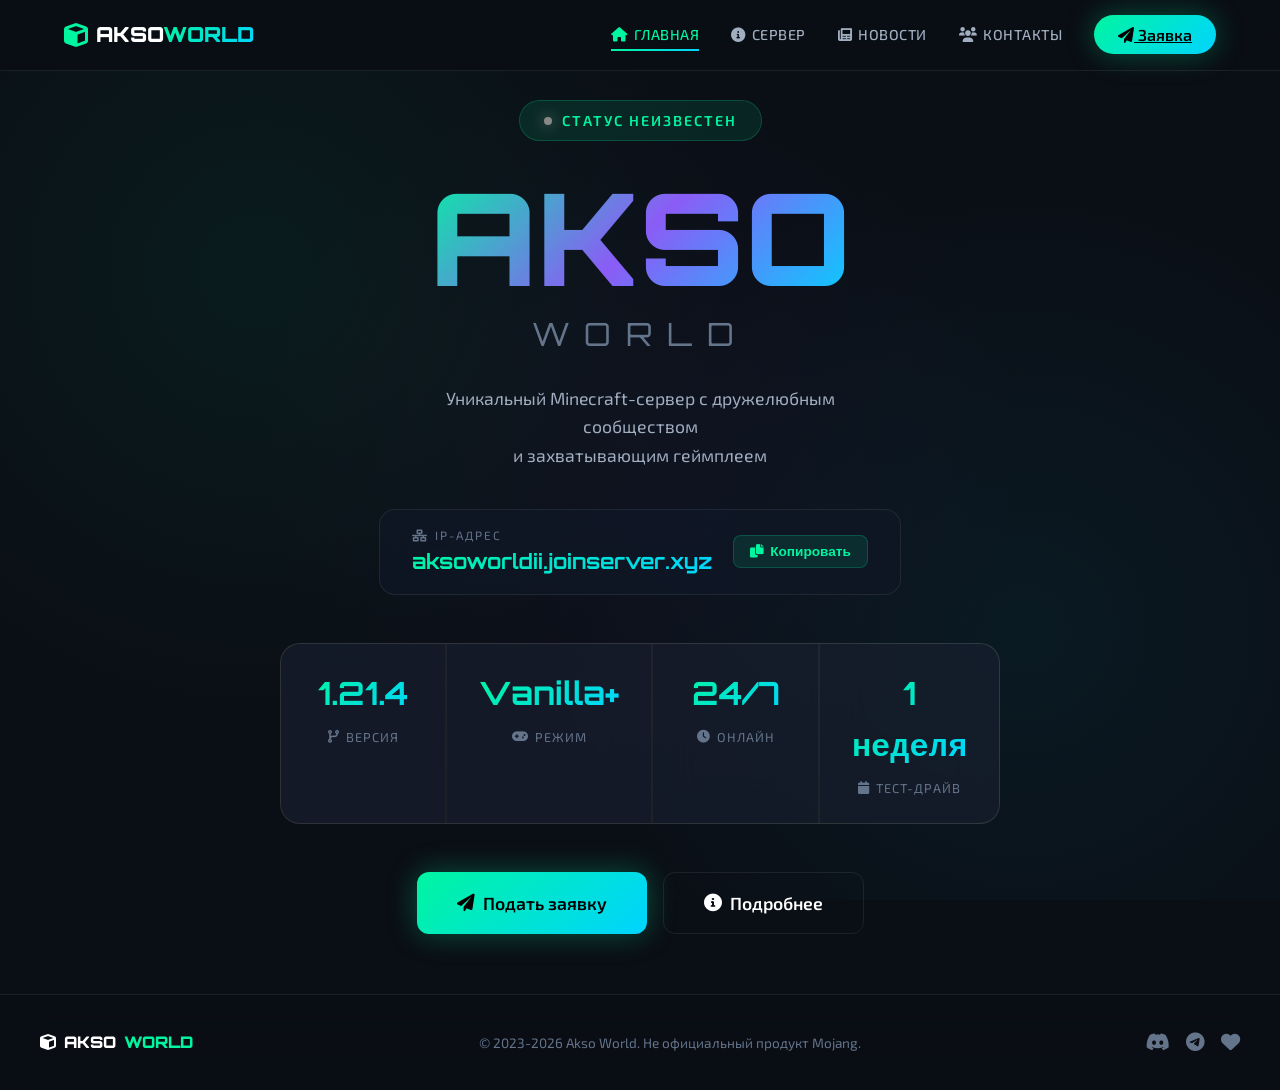
<file: index.html>
<!DOCTYPE html>
<html lang="ru">
<head>
<meta charset="UTF-8">
<meta name="viewport" content="width=device-width, initial-scale=1.0">
<title>AKSO WORLD — Minecraft Server</title>
<link rel="preconnect" href="https://fonts.googleapis.com">
<link href="https://fonts.googleapis.com/css2?family=Orbitron:wght@400;700;900&family=Exo+2:wght@300;400;600;700&display=swap" rel="stylesheet">
<link rel="stylesheet" href="https://cdnjs.cloudflare.com/ajax/libs/font-awesome/6.0.0/css/all.min.css">
<link rel="stylesheet" href="css/style.css">
</head>
<body>

<div class="bg-animation"></div>

<!-- NAVIGATION -->
<nav class="navbar">
  <div class="nav-container">
    <a href="index.html" class="nav-logo">
      <i class="fas fa-cube"></i>
      <span>AKSO<span class="logo-accent">WORLD</span></span>
    </a>
    <ul class="nav-menu">
      <li><a href="index.html" class="nav-link active"><i class="fas fa-home"></i> Главная</a></li>
      <li><a href="info.html" class="nav-link"><i class="fas fa-info-circle"></i> Сервер</a></li>
      <li><a href="news.html" class="nav-link"><i class="fas fa-newspaper"></i> Новости</a></li>
      <li><a href="contacts.html" class="nav-link"><i class="fas fa-users"></i> Контакты</a></li>
      <li><a href="application.html" class="nav-btn"><i class="fas fa-paper-plane"></i> Заявка</a></li>
    </ul>
    <div class="nav-toggle" id="navToggle">
      <i class="fas fa-bars"></i>
    </div>
  </div>
</nav>

<!-- HERO SECTION -->
<section class="hero">
  <div class="hero-content">
    <div class="hero-badge">
      <span class="pulse-dot"></span>
      <span id="serverStatusText">Сервер онлайн</span>
    </div>
    
    <h1 class="hero-title">
      <span class="glitch-text" data-text="AKSO">AKSO</span>
    </h1>
    <div class="hero-subtitle">WORLD</div>
    
    <p class="hero-description">
      Уникальный Minecraft-сервер с дружелюбным сообществом<br>
      и захватывающим геймплеем
    </p>
    
    <div class="ip-box" id="ipBox">
      <div class="ip-info">
        <span class="ip-label"><i class="fas fa-network-wired"></i> IP-адрес</span>
        <span class="ip-value" id="serverIP">aksoworldii.joinserver.xyz</span>
      </div>
      <button class="ip-copy-btn" id="copyIPBtn">
        <i class="fas fa-copy"></i> Копировать
      </button>
      <span class="copy-toast" id="copyToast">Скопировано!</span>
    </div>
    
    <div class="stats-grid" id="statsGrid">
      <div class="stat-card">
        <div class="stat-value" id="statVersion">1.21.4</div>
        <div class="stat-label"><i class="fas fa-code-branch"></i> <span id="statVersionLabel">Версия</span></div>
      </div>
      <div class="stat-card">
        <div class="stat-value" id="statMode">Vanilla+</div>
        <div class="stat-label"><i class="fas fa-gamepad"></i> <span id="statModeLabel">Режим</span></div>
      </div>
      <div class="stat-card">
        <div class="stat-value" id="statOnline">24/7</div>
        <div class="stat-label"><i class="fas fa-clock"></i> <span id="statOnlineLabel">Онлайн</span></div>
      </div>
      <div class="stat-card">
        <div class="stat-value" id="statTest">1 неделя</div>
        <div class="stat-label"><i class="fas fa-calendar"></i> <span id="statTestLabel">Тест-драйв</span></div>
      </div>
    </div>
    
    <div class="hero-buttons">
      <a href="application.html" class="btn btn-primary btn-lg">
        <i class="fas fa-paper-plane"></i> Подать заявку
      </a>
      <a href="info.html" class="btn btn-outline btn-lg">
        <i class="fas fa-info-circle"></i> Подробнее
      </a>
    </div>
  </div>
</section>

<!-- FOOTER -->
<footer class="footer">
  <div class="footer-content">
    <div class="footer-logo">
      <i class="fas fa-cube"></i> AKSO<span>WORLD</span>
    </div>
    <div class="footer-copyright">
      © 2023-2026 Akso World. Не официальный продукт Mojang.
    </div>
    <div class="footer-social" id="footerSocial"></div>
  </div>
</footer>

<script src="js/main.js"></script>
</body>
</html>
</file>
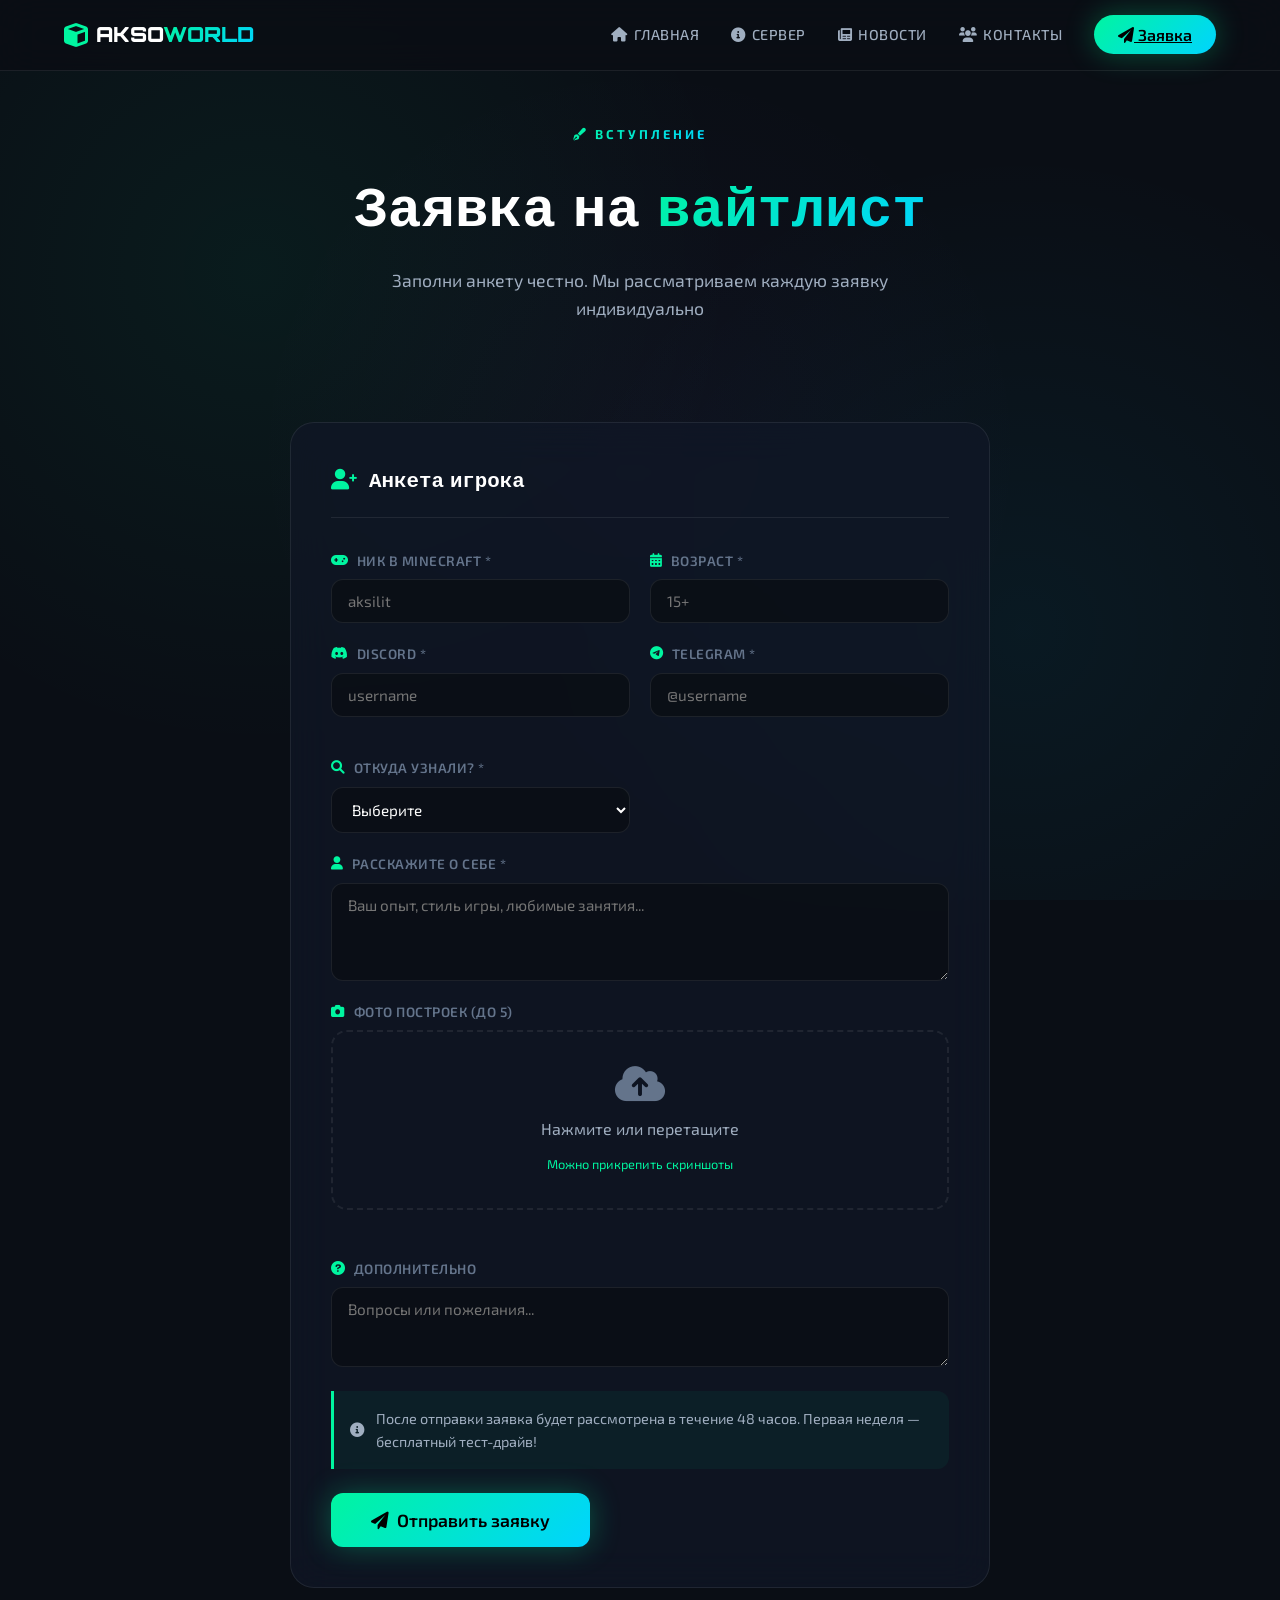
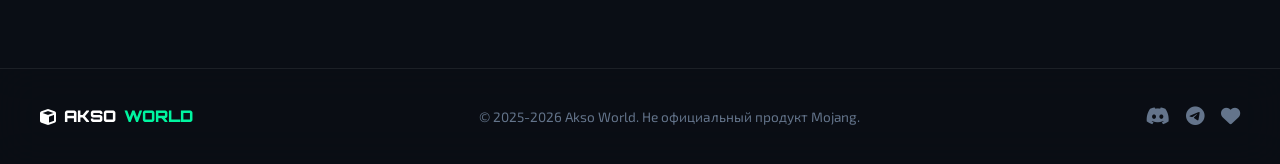
<file: application.html>
<!DOCTYPE html>
<html lang="ru">
<head>
<meta charset="UTF-8">
<meta name="viewport" content="width=device-width, initial-scale=1.0">
<title>Заявка — AKSO WORLD</title>
<link rel="preconnect" href="https://fonts.googleapis.com">
<link href="https://fonts.googleapis.com/css2?family=Orbitron:wght@400;700;900&family=Exo+2:wght@300;400;600;700&display=swap" rel="stylesheet">
<link rel="stylesheet" href="https://cdnjs.cloudflare.com/ajax/libs/font-awesome/6.0.0/css/all.min.css">
<link rel="stylesheet" href="css/style.css">
</head>
<body>

<div class="bg-animation"></div>

<!-- NAVIGATION -->
<nav class="navbar">
  <div class="nav-container">
    <a href="index.html" class="nav-logo">
      <i class="fas fa-cube"></i>
      <span>AKSO<span class="logo-accent">WORLD</span></span>
    </a>
    <ul class="nav-menu">
      <li><a href="index.html" class="nav-link"><i class="fas fa-home"></i> Главная</a></li>
      <li><a href="info.html" class="nav-link"><i class="fas fa-info-circle"></i> Сервер</a></li>
      <li><a href="news.html" class="nav-link"><i class="fas fa-newspaper"></i> Новости</a></li>
      <li><a href="contacts.html" class="nav-link"><i class="fas fa-users"></i> Контакты</a></li>
      <li><a href="application.html" class="nav-btn active"><i class="fas fa-paper-plane"></i> Заявка</a></li>
    </ul>
    <div class="nav-toggle" id="navToggle">
      <i class="fas fa-bars"></i>
    </div>
  </div>
</nav>

<!-- PAGE HEADER -->
<section class="page-header">
  <div class="container">
    <span class="section-badge"><i class="fas fa-pen-fancy"></i> Вступление</span>
    <h1 class="page-title">Заявка на <span class="gradient-text">вайтлист</span></h1>
    <p class="page-description">Заполни анкету честно. Мы рассматриваем каждую заявку индивидуально</p>
  </div>
</section>

<!-- APPLICATION FORM -->
<section class="form-section">
  <div class="container">
    <div class="form-container">
      <div class="form-header">
        <i class="fas fa-user-plus"></i>
        <span>Анкета игрока</span>
      </div>
      
      <form id="applicationForm" class="application-form">
        <div class="form-row-2">
          <div class="form-group">
            <label><i class="fas fa-gamepad"></i> Ник в Minecraft *</label>
            <input type="text" id="appNick" placeholder="aksilit" maxlength="16" required>
          </div>
          <div class="form-group">
            <label><i class="fas fa-calendar-alt"></i> Возраст *</label>
            <input type="number" id="appAge" placeholder="15+" min="12" max="99" required>
          </div>
        </div>
        
        <div class="form-row-2">
          <div class="form-group">
            <label><i class="fab fa-discord"></i> Discord *</label>
            <input type="text" id="appDiscord" placeholder="username" required>
          </div>
          <div class="form-group">
            <label><i class="fab fa-telegram"></i> Telegram *</label>
            <input type="text" id="appTelegram" placeholder="@username" required>
          </div>
        
          <div class="form-group">
            <label><i class="fas fa-search"></i> Откуда узнали? *</label>
            <select id="appSource" required>
              <option value="">Выберите</option>
              <option>Discord</option>
              <option>Telegram</option>
              <option>От знакомого</option>
              <option>YouTube</option>
              <option>Форумы</option>
              <option>Другое</option>
            </select>
          </div>
        </div>
        
        <div class="form-group">
          <label><i class="fas fa-user"></i> Расскажите о себе *</label>
          <textarea id="appAbout" rows="4" placeholder="Ваш опыт, стиль игры, любимые занятия..." required></textarea>
        </div>
        
        <div class="form-group">
          <label><i class="fas fa-camera"></i> Фото построек (до 5)</label>
          <div class="photo-upload-area" id="appPhotoUpload">
            <i class="fas fa-cloud-upload-alt"></i>
            <span>Нажмите или перетащите</span>
            <small>Можно прикрепить скриншоты</small>
          </div>
          <input type="file" id="appPhotoInput" accept="image/*" multiple style="display:none;">
          <div class="photo-preview-grid" id="appPhotoPreview"></div>
        </div>
        
        <div class="form-group">
          <label><i class="fas fa-question-circle"></i> Дополнительно</label>
          <textarea id="appExtra" rows="3" placeholder="Вопросы или пожелания..."></textarea>
        </div>
        
        <div class="form-notice">
          <i class="fas fa-info-circle"></i>
          <span>После отправки заявка будет рассмотрена в течение 48 часов. Первая неделя — бесплатный тест-драйв!</span>
        </div>
        
        <div class="form-actions">
          <button type="submit" class="btn btn-primary btn-lg">
            <i class="fas fa-paper-plane"></i> Отправить заявку
          </button>
          <div class="form-message" id="appMessage"></div>
        </div>
      </form>
    </div>
  </div>
</section>

<!-- FOOTER -->
<footer class="footer">
  <div class="footer-content">
    <div class="footer-logo">
      <i class="fas fa-cube"></i> AKSO<span>WORLD</span>
    </div>
    <div class="footer-copyright">
      © 2025-2026 Akso World. Не официальный продукт Mojang.
    </div>
    <div class="footer-social" id="footerSocial"></div>
  </div>
</footer>

<!-- ADMIN BUTTON -->
<button class="admin-fab" id="adminFab" style="display: none;">
  <i class="fas fa-cog"></i>
</button>

<script src="js/main.js"></script>
</body>
</html>
</file>
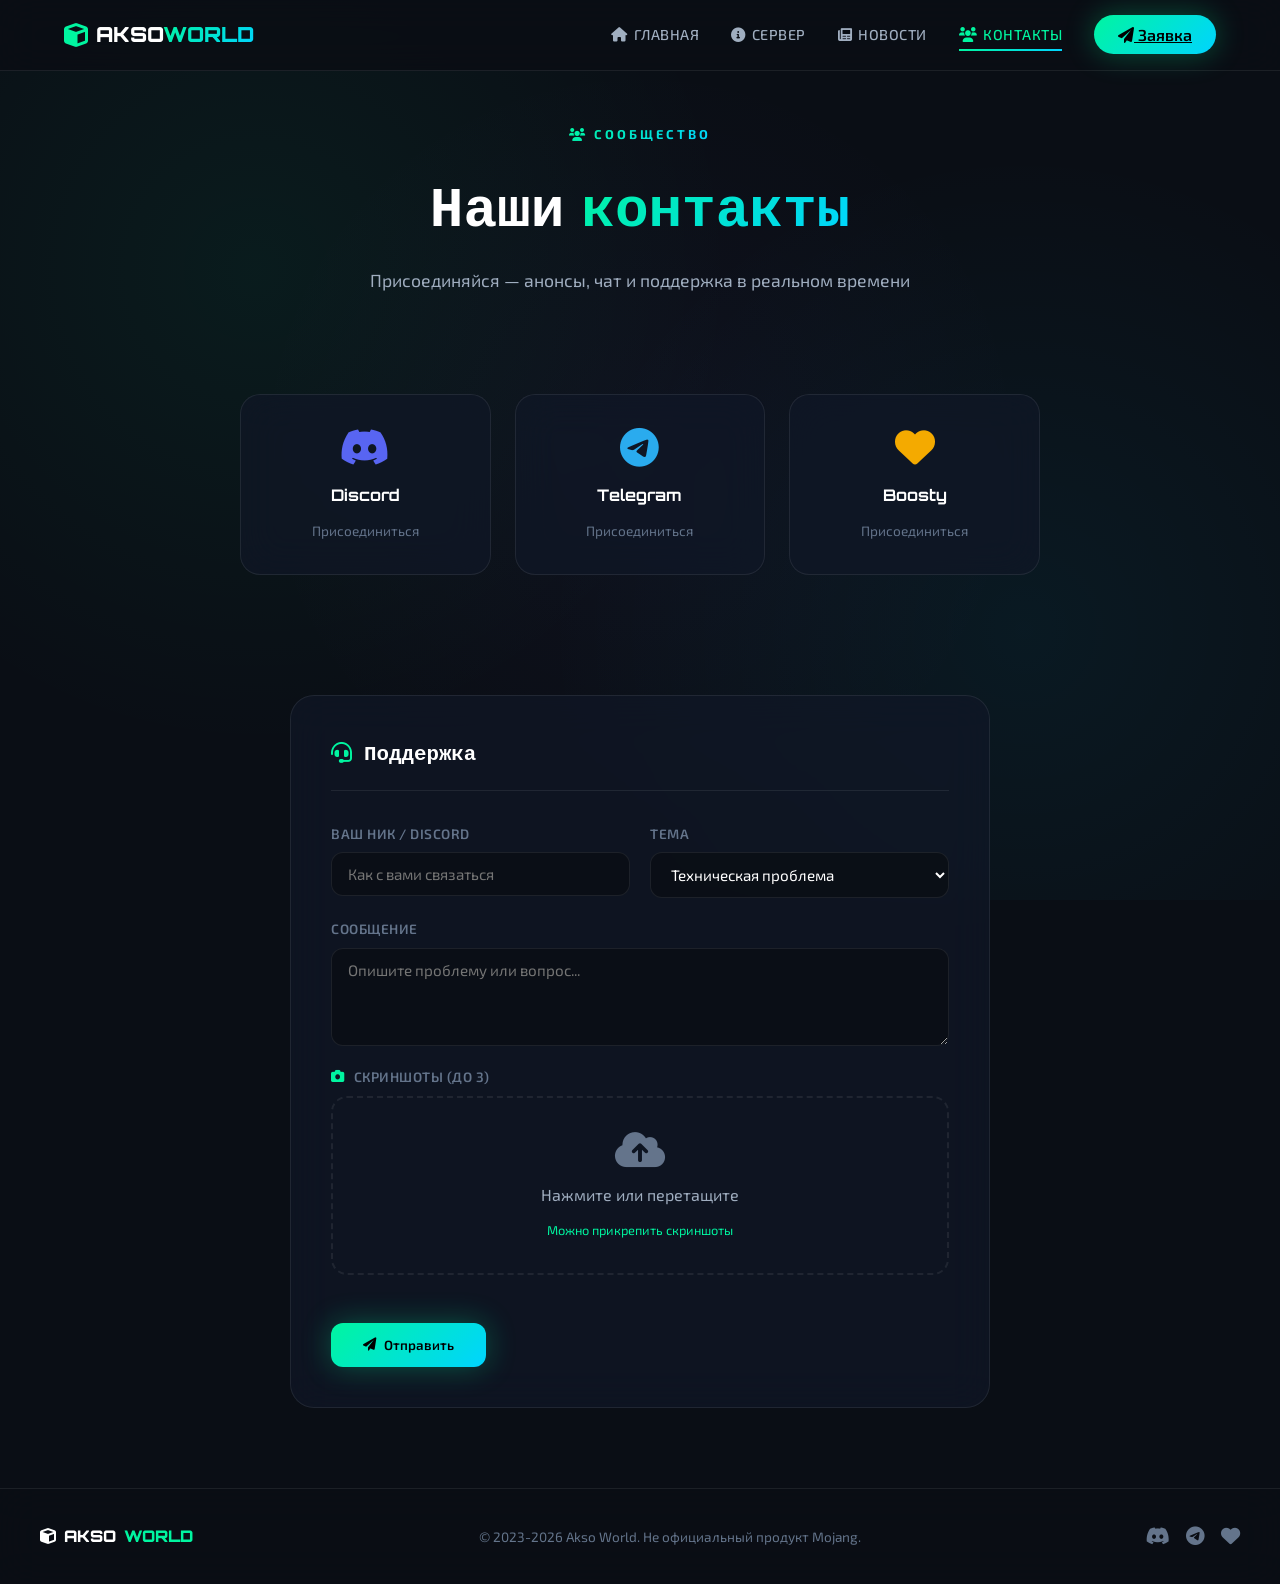
<file: contacts.html>
<!DOCTYPE html>
<html lang="ru">
<head>
<meta charset="UTF-8">
<meta name="viewport" content="width=device-width, initial-scale=1.0">
<title>Контакты — AKSO WORLD</title>
<link rel="preconnect" href="https://fonts.googleapis.com">
<link href="https://fonts.googleapis.com/css2?family=Orbitron:wght@400;700;900&family=Exo+2:wght@300;400;600;700&display=swap" rel="stylesheet">
<link rel="stylesheet" href="https://cdnjs.cloudflare.com/ajax/libs/font-awesome/6.0.0/css/all.min.css">
<link rel="stylesheet" href="css/style.css">
</head>
<body>

<div class="bg-animation"></div>

<!-- NAVIGATION -->
<nav class="navbar">
  <div class="nav-container">
    <a href="index.html" class="nav-logo">
      <i class="fas fa-cube"></i>
      <span>AKSO<span class="logo-accent">WORLD</span></span>
    </a>
    <ul class="nav-menu">
      <li><a href="index.html" class="nav-link"><i class="fas fa-home"></i> Главная</a></li>
      <li><a href="info.html" class="nav-link"><i class="fas fa-info-circle"></i> Сервер</a></li>
      <li><a href="news.html" class="nav-link"><i class="fas fa-newspaper"></i> Новости</a></li>
      <li><a href="contacts.html" class="nav-link active"><i class="fas fa-users"></i> Контакты</a></li>
      <li><a href="application.html" class="nav-btn"><i class="fas fa-paper-plane"></i> Заявка</a></li>
    </ul>
    <div class="nav-toggle" id="navToggle">
      <i class="fas fa-bars"></i>
    </div>
  </div>
</nav>

<!-- PAGE HEADER -->
<section class="page-header">
  <div class="container">
    <span class="section-badge"><i class="fas fa-users"></i> Сообщество</span>
    <h1 class="page-title">Наши <span class="gradient-text">контакты</span></h1>
    <p class="page-description">Присоединяйся — анонсы, чат и поддержка в реальном времени</p>
  </div>
</section>

<!-- CONTACTS -->
<section class="contacts-section">
  <div class="container">
    <div class="contacts-grid" id="contactsGrid"></div>
  </div>
</section>

<!-- SUPPORT FORM -->
<section class="support-section">
  <div class="container">
    <div class="form-container">
      <div class="form-header">
        <i class="fas fa-headset"></i>
        <span>Поддержка</span>
      </div>
      
      <form id="supportForm" class="support-form">
        <div class="form-row-2">
          <div class="form-group">
            <label>Ваш ник / Discord</label>
            <input type="text" id="supportContact" placeholder="Как с вами связаться" required>
          </div>
          <div class="form-group">
            <label>Тема</label>
            <select id="supportTopic">
              <option>Техническая проблема</option>
              <option>Жалоба на игрока</option>
              <option>Предложение</option>
              <option>Вопрос</option>
              <option>Другое</option>
            </select>
          </div>
        </div>
        
        <div class="form-group">
          <label>Сообщение</label>
          <textarea id="supportMessage" rows="4" placeholder="Опишите проблему или вопрос..." required></textarea>
        </div>

        <div class="form-group">
          <label><i class="fas fa-camera"></i> Скриншоты (до 3)</label>
          <div class="photo-upload-area" id="supportPhotoUpload">
            <i class="fas fa-cloud-upload-alt"></i>
            <span>Нажмите или перетащите</span>
            <small>Можно прикрепить скриншоты</small>
          </div>
          <input type="file" id="supportPhotoInput" accept="image/*" multiple style="display:none;">
          <div class="photo-preview-grid" id="supportPhotoPreview"></div>
        </div>
        
        <div class="form-actions">
          <button type="submit" class="btn btn-primary">
            <i class="fas fa-paper-plane"></i> Отправить
          </button>
          <div class="form-message" id="supportMsg"></div>
        </div>
      </form>
    </div>
  </div>
</section>

<!-- FOOTER -->
<footer class="footer">
  <div class="footer-content">
    <div class="footer-logo">
      <i class="fas fa-cube"></i> AKSO<span>WORLD</span>
    </div>
    <div class="footer-copyright">
      © 2023-2026 Akso World. Не официальный продукт Mojang.
    </div>
    <div class="footer-social" id="footerSocial"></div>
  </div>
</footer>



<script src="js/main.js"></script>
</body>
</html>
</file>
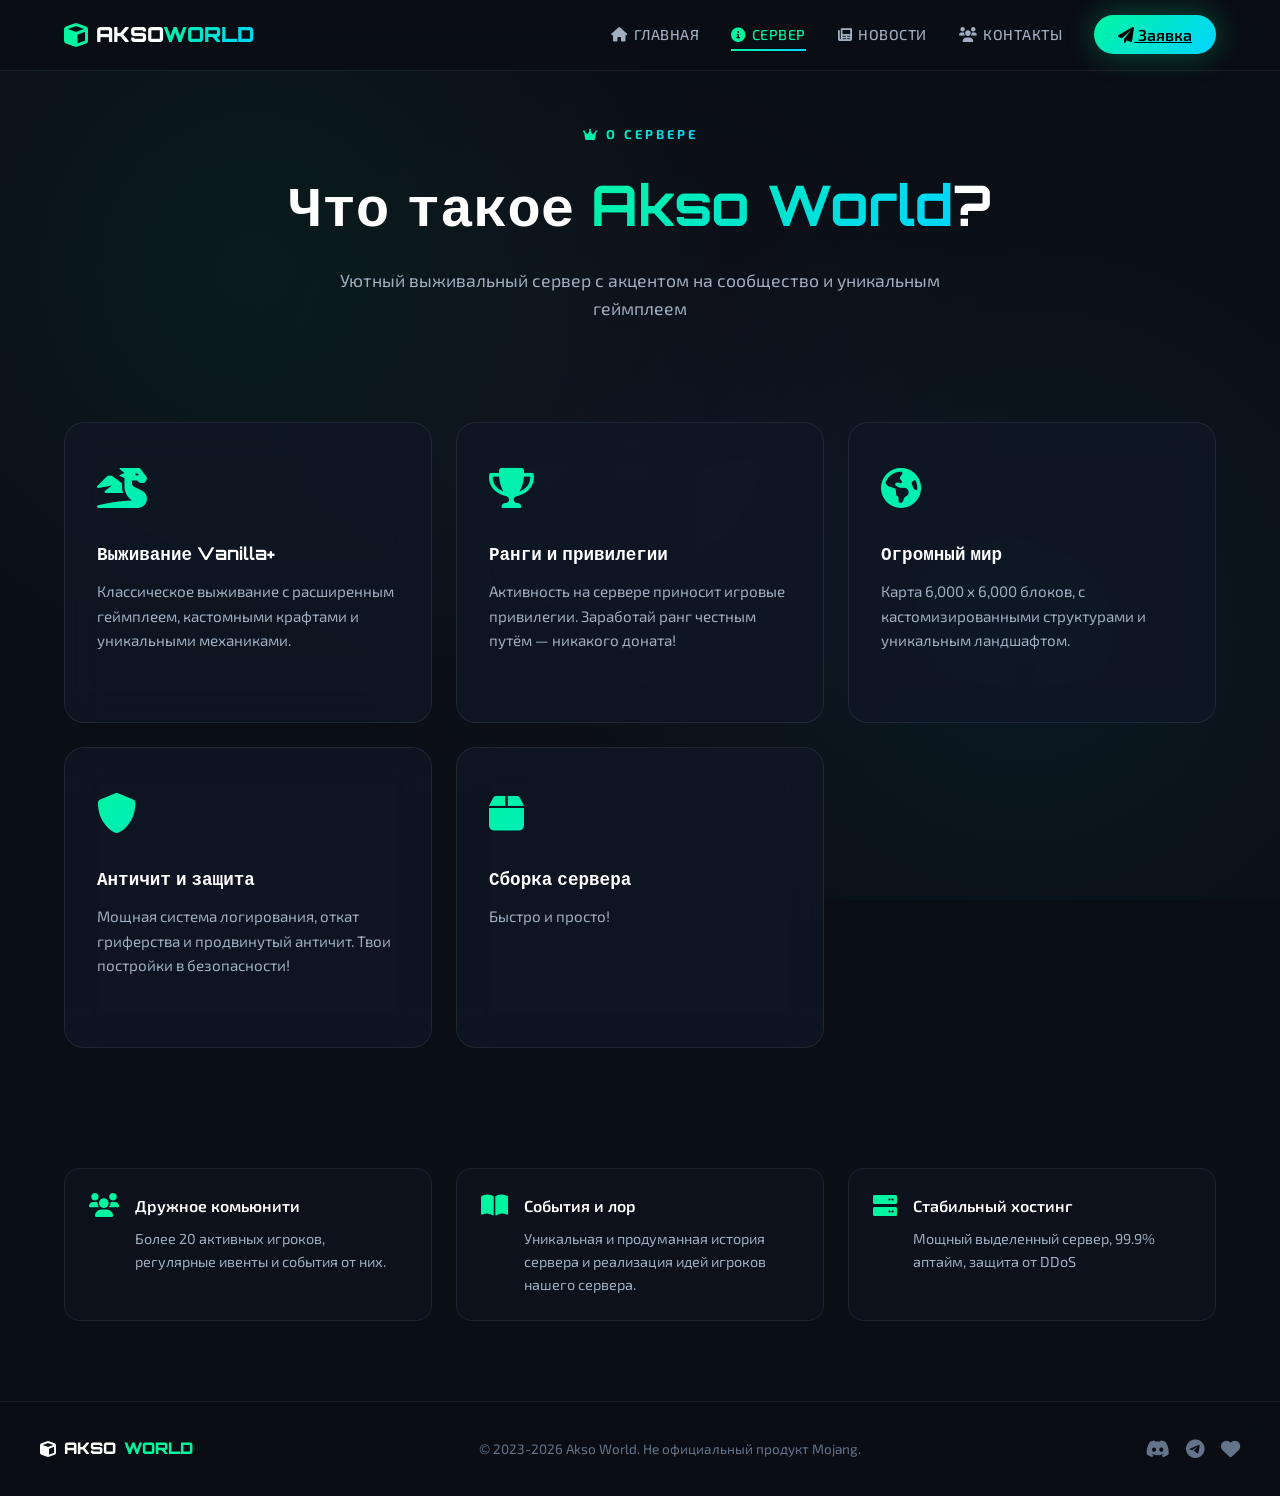
<file: info.html>
<!DOCTYPE html>
<html lang="ru">
<head>
<meta charset="UTF-8">
<meta name="viewport" content="width=device-width, initial-scale=1.0">
<title>О сервере — AKSO WORLD</title>
<link rel="preconnect" href="https://fonts.googleapis.com">
<link href="https://fonts.googleapis.com/css2?family=Orbitron:wght@400;700;900&family=Exo+2:wght@300;400;600;700&display=swap" rel="stylesheet">
<link rel="stylesheet" href="https://cdnjs.cloudflare.com/ajax/libs/font-awesome/6.0.0/css/all.min.css">
<link rel="stylesheet" href="css/style.css">
</head>
<body>

<div class="bg-animation"></div>

<!-- NAVIGATION -->
<nav class="navbar">
  <div class="nav-container">
    <a href="index.html" class="nav-logo">
      <i class="fas fa-cube"></i>
      <span>AKSO<span class="logo-accent">WORLD</span></span>
    </a>
    <ul class="nav-menu">
      <li><a href="index.html" class="nav-link"><i class="fas fa-home"></i> Главная</a></li>
      <li><a href="info.html" class="nav-link active"><i class="fas fa-info-circle"></i> Сервер</a></li>
      <li><a href="news.html" class="nav-link"><i class="fas fa-newspaper"></i> Новости</a></li>
      <li><a href="contacts.html" class="nav-link"><i class="fas fa-users"></i> Контакты</a></li>
      <li><a href="application.html" class="nav-btn"><i class="fas fa-paper-plane"></i> Заявка</a></li>
    </ul>
    <div class="nav-toggle" id="navToggle">
      <i class="fas fa-bars"></i>
    </div>
  </div>
</nav>

<!-- PAGE HEADER -->
<section class="page-header">
  <div class="container">
    <span class="section-badge"><i class="fas fa-crown"></i> О сервере</span>
    <h1 class="page-title">Что такое <span class="gradient-text">Akso World</span>?</h1>
    <p class="page-description">Уютный выживальный сервер с акцентом на сообщество и уникальным геймплеем</p>
  </div>
</section>

<!-- FEATURES -->
<section class="features">
  <div class="container">
    <div class="features-grid">
      <div class="feature-card" onclick="openFeatureModal('vanilla')">
        <div class="feature-icon"><i class="fas fa-dragon"></i></div>
        <h3>Выживание Vanilla+</h3>
        <p>Классическое выживание с расширенным геймплеем, кастомными крафтами и уникальными механиками.</p>
        <div class="feature-card-hint"><i class="fas fa-arrow-right"></i> Подробнее</div>
      </div>
      <div class="feature-card" onclick="openFeatureModal('ranks')">
        <div class="feature-icon"><i class="fas fa-trophy"></i></div>
        <h3>Ранги и привилегии</h3>
        <p>Активность на сервере приносит игровые привилегии. Заработай ранг честным путём — никакого доната!</p>
        <div class="feature-card-hint"><i class="fas fa-arrow-right"></i> Подробнее</div>
      </div>
      <div class="feature-card" onclick="openFeatureModal('world')">
        <div class="feature-icon"><i class="fas fa-globe-americas"></i></div>
        <h3>Огромный мир</h3>
        <p>Карта 6,000 x 6,000 блоков, с кастомизированными структурами и уникальным ландшафтом.</p>
        <div class="feature-card-hint"><i class="fas fa-arrow-right"></i> Подробнее</div>
      </div>
      <div class="feature-card" onclick="openFeatureModal('anticheat')">
        <div class="feature-icon"><i class="fas fa-shield-alt"></i></div>
        <h3>Античит и защита</h3>
        <p>Мощная система логирования, откат гриферства и продвинутый античит. Твои постройки в безопасности!</p>
        <div class="feature-card-hint"><i class="fas fa-arrow-right"></i> Подробнее</div>
      </div>
      <div class="feature-card" onclick="openFeatureModal('build')">
        <div class="feature-icon"><i class="fas fa-box"></i></div>
        <h3>Сборка сервера</h3>
        <p>Быстро и просто!</p>
        <div class="feature-card-hint"><i class="fas fa-arrow-right"></i> Подробнее</div>
      </div>
    </div>
  </div>
</section>

<!-- FEATURE MODAL -->
<div class="feature-modal-overlay" id="featureModalOverlay" onclick="closeFeatureModal()">
  <div class="feature-modal" id="featureModal" onclick="event.stopPropagation()">
    <button class="feature-modal-close" onclick="closeFeatureModal()"><i class="fas fa-times"></i></button>
    <div class="feature-modal-icon" id="fmIcon"></div>
    <h2 class="feature-modal-title" id="fmTitle"></h2>
    <div class="feature-modal-body" id="fmBody"></div>
  </div>
</div>

<!-- DETAILS -->
<section class="details">
  <div class="container">
    <div class="details-grid">
      <div class="detail-item">
        <i class="fas fa-users"></i>
        <div>
          <h4>Дружное комьюнити</h4>
          <p>Более 20 активных игроков, регулярные ивенты и события от них.</p>
        </div>
      </div>
      <div class="detail-item">
        <i class="fas fa-book-open"></i> 
        <div>
          <h4>События и лор</h4>
          <p>Уникальная и продуманная история сервера и реализация идей игроков нашего сервера.</p>
        </div>
      </div>
      <div class="detail-item">
        <i class="fas fa-server"></i>
        <div>
          <h4>Стабильный хостинг</h4>
          <p>Мощный выделенный сервер, 99.9% аптайм, защита от DDoS</p>
        </div>
      </div>
    </div>
  </div>
</section>

<!-- FOOTER -->
<footer class="footer">
  <div class="footer-content">
    <div class="footer-logo">
      <i class="fas fa-cube"></i> AKSO<span>WORLD</span>
    </div>
    <div class="footer-copyright">
      © 2023-2026 Akso World. Не официальный продукт Mojang.
    </div>
    <div class="footer-social" id="footerSocial"></div>
  </div>
</footer>

<script src="js/main.js"></script>
<script>
const FEATURE_DATA = {
  vanilla: {
    icon: '<i class="fas fa-dragon"></i>',
    title: 'Vanilla+ — классика с удобствами',
    body: `
      <p>Akso World — это классическое выживание, которое мы расширили удобными механиками, не ломая ванильного ощущения.</p>
      <p style="margin-bottom:0.75rem;font-weight:600;color:var(--accent);">Что есть на нашем сервере:</p>
      <ul class="fm-list">
        <li><i class="fas fa-eye-slash"></i><span><strong>Невидимые рамки</strong> — вешайте предметы в рамку и с помощью ножниц делайте её невидимой</span></li>
        <li><i class="fas fa-person"></i><span><strong>Armor Poser</strong> — настрой позу стойки зажатым шифтом. Руки, ноги, голова</span></li>
        <li><i class="fas fa-lightbulb"></i><span><strong>Невидимый свет</strong> — в верстаке положите факел в центр и обведите его жёлтыми стеклянными панелями</span></li>
        <li><i class="fas fa-book"></i><span><strong>Уникальный ЛОР</strong> — уникальная и продуманная история сервера</span></li>
        <li><i class="fas fa-random"></i><span><strong>Рандомный спавн</strong> — при первом появлении и после смерти ты появляешься в любой части мира; приоритет — кровать и якорь возрождения ⛰</span></li>
        <li><i class="fas fa-map-marker-alt"></i><span><strong>Неправильные координаты</strong> — вам кажется, что друг рядом, но он на другой части сервера</span></li>
        <li><i class="fas fa-search"></i><span><strong>Кисточка Детектив</strong> — совместив кисточку и светящийся мешочек, можно найти того, кто лазил по твоим сундукам</span></li>
        <li><i class="fas fa-microphone"></i><span><strong>Войс чат</strong> — общайся прямо в Minecraft</span></li>
      </ul>
      <div class="fm-note"><i class="fas fa-info-circle"></i> Версия сервера актуальна и поддерживает последние клиенты</div>
    `
  },
  ranks: {
    icon: '<i class="fas fa-trophy"></i>',
    title: 'Привилегии',
    body: `
      <p>Привилегии — это круто! На Akso World нет платных рангов: всё зарабатывается честной игрой.</p>
      <ul class="fm-list">
        <li><i class="fas fa-star"></i><span><strong>Ежемесячный топ</strong> — три самых активных и продуктивных игрока получают бесплатную проходку на следующий месяц</span></li>
        <li><i class="fas fa-shuffle"></i><span><strong>Честное соревнование</strong> — одни и те же игроки не могут побеждать два месяца подряд (не считая первого места)</span></li>
      </ul>
      <div class="fm-note"><i class="fas fa-ban"></i> Донат не даёт игровых преимуществ — только активность решает!</div>
    `
  },
  world: {
    icon: '<i class="fas fa-globe-americas"></i>',
    title: 'Огромный мир',
    body: `
      <p>Мир Akso World создан с любовью к деталям. Каждый уголок карты уникален — здесь есть что исследовать.</p>
      <ul class="fm-list">
        <li><i class="fas fa-map"></i><span><strong>6 000 × 6 000 блоков</strong> — не бесконечность, но ты в неё не упрёшься</span></li>
        <li><i class="fas fa-mountain"></i><span><strong>Все биомы в одном мире</strong> — от тундры до саванны</span></li>
        <li><i class="fas fa-home"></i><span><strong>Места хватит всем</strong> — территория большая, а игроков не тысяча</span></li>
        <li><i class="fas fa-dungeon"></i><span><strong>Кастомные структуры</strong> — вместо скучных ванильных структур, новые и интересные</span></li>
      </ul>
      <div class="fm-note"><i class="fas fa-sync"></i> Мир периодически обновляется и расширяется с новыми зонами</div>
    `
  },
  anticheat: {
    icon: '<i class="fas fa-shield-alt"></i>',
    title: 'Античит и защита',
    body: `
      <p>Безопасность твоих построек и честная игра — наш приоритет.</p>
      <ul class="fm-list">
        <li><i class="fas fa-shield-alt"></i><span><strong>Античит в наличии</strong> — если какой-то негодяй или читер будет баловаться на сервере, то всё закончится хорошо</span></li>
      </ul>
      <div class="fm-note"><i class="fas fa-headset"></i> Заметил нарушителя? Сообщи в поддержке — разберёмся!</div>
    `
  },
  build: {
    icon: '<i class="fas fa-box"></i>',
    title: 'Сборка сервера',
    body: `
      <p><strong>Быстро и просто!</strong> Добавь в свою сборку всего два мода:</p>
      <ul class="fm-list">
        <li><i class="fas fa-download"></i><span><strong>Авто мод пак</strong> — <a href="https://modrinth.com/mod/automodpack/version/otdTMsQw" target="_blank" style="color:var(--accent)">modrinth.com/mod/automodpack</a></span></li>
        <li><i class="fas fa-microphone"></i><span><strong>Войс мод</strong> — <a href="https://modrinth.com/plugin/simple-voice-chat" target="_blank" style="color:var(--accent)">modrinth.com/plugin/simple-voice-chat</a></span></li>
      </ul>
      <div class="fm-note"><i class="fas fa-info-circle"></i> Убедись, что все установлено на ту версию сервера</div>
    `
  }
};

function openFeatureModal(key) {
  const data = FEATURE_DATA[key];
  if (!data) return;
  document.getElementById('fmIcon').innerHTML = data.icon;
  document.getElementById('fmTitle').textContent = data.title;
  document.getElementById('fmBody').innerHTML = data.body;
  const overlay = document.getElementById('featureModalOverlay');
  overlay.classList.add('active');
  document.body.style.overflow = 'hidden';
}

function closeFeatureModal() {
  document.getElementById('featureModalOverlay').classList.remove('active');
  document.body.style.overflow = '';
}

document.addEventListener('keydown', e => { if (e.key === 'Escape') closeFeatureModal(); });
</script>
</body>
</html>
</file>
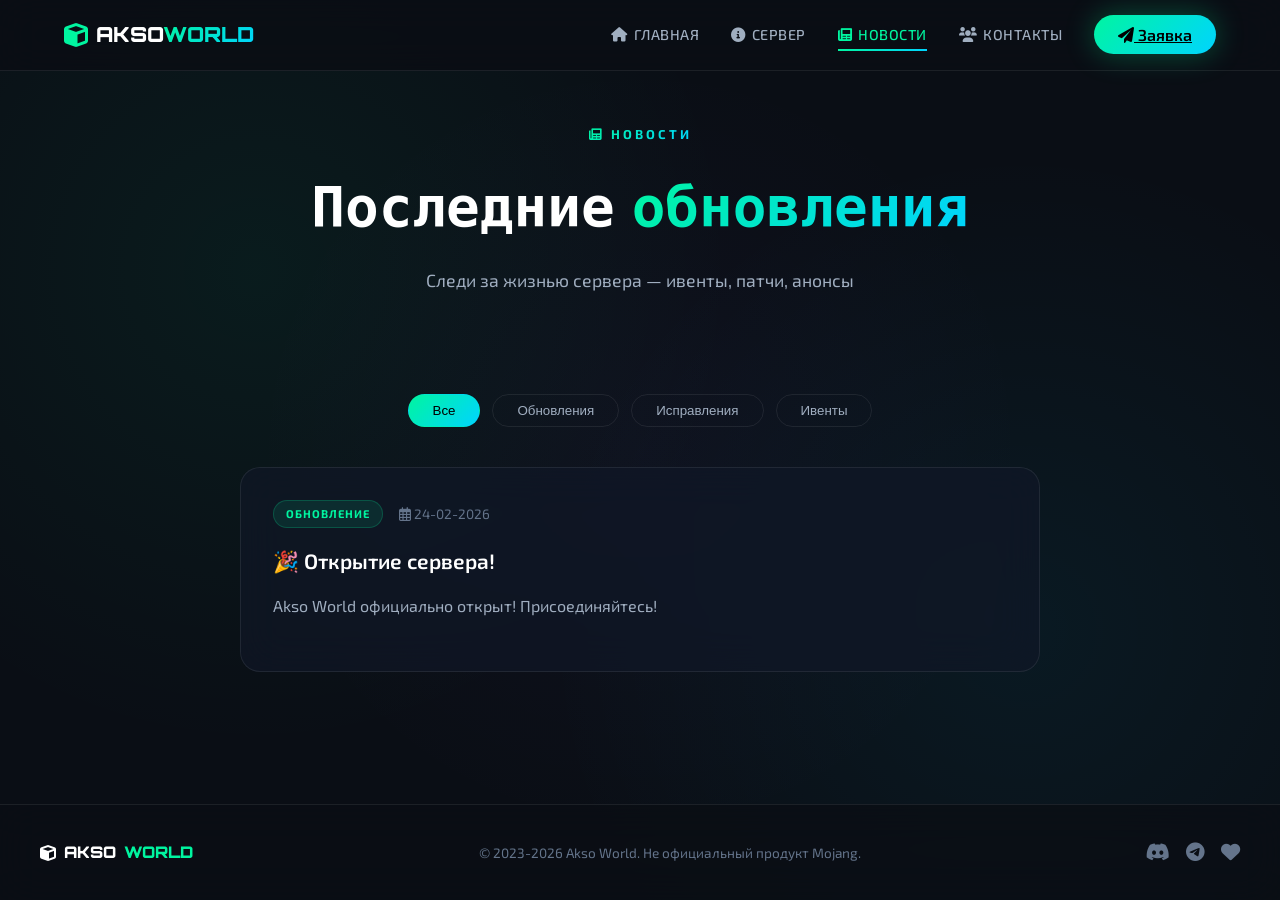
<file: news.html>
<!DOCTYPE html>
<html lang="ru">
<head>
<meta charset="UTF-8">
<meta name="viewport" content="width=device-width, initial-scale=1.0">
<title>Новости — AKSO WORLD</title>
<link rel="preconnect" href="https://fonts.googleapis.com">
<link href="https://fonts.googleapis.com/css2?family=Orbitron:wght@400;700;900&family=Exo+2:wght@300;400;600;700&display=swap" rel="stylesheet">
<link rel="stylesheet" href="https://cdnjs.cloudflare.com/ajax/libs/font-awesome/6.0.0/css/all.min.css">
<link rel="stylesheet" href="css/style.css">
</head>
<body>

<div class="bg-animation"></div>

<!-- NAVIGATION -->
<nav class="navbar">
  <div class="nav-container">
    <a href="index.html" class="nav-logo">
      <i class="fas fa-cube"></i>
      <span>AKSO<span class="logo-accent">WORLD</span></span>
    </a>
    <ul class="nav-menu">
      <li><a href="index.html" class="nav-link"><i class="fas fa-home"></i> Главная</a></li>
      <li><a href="info.html" class="nav-link"><i class="fas fa-info-circle"></i> Сервер</a></li>
      <li><a href="news.html" class="nav-link active"><i class="fas fa-newspaper"></i> Новости</a></li>
      <li><a href="contacts.html" class="nav-link"><i class="fas fa-users"></i> Контакты</a></li>
      <li><a href="application.html" class="nav-btn"><i class="fas fa-paper-plane"></i> Заявка</a></li>
    </ul>
    <div class="nav-toggle" id="navToggle">
      <i class="fas fa-bars"></i>
    </div>
  </div>
</nav>

<!-- PAGE HEADER -->
<section class="page-header">
  <div class="container">
    <span class="section-badge"><i class="fas fa-newspaper"></i> Новости</span>
    <h1 class="page-title">Последние <span class="gradient-text">обновления</span></h1>
    <p class="page-description">Следи за жизнью сервера — ивенты, патчи, анонсы</p>
  </div>
</section>

<!-- NEWS SECTION -->
<section class="news-section">
  <div class="container">
    <!-- FILTERS -->
    <div class="news-filters">
      <button class="filter-btn active" data-filter="all">Все</button>
      <button class="filter-btn" data-filter="update">Обновления</button>
      <button class="filter-btn" data-filter="patch">Исправления</button>
      <button class="filter-btn" data-filter="event">Ивенты</button>
    </div>
    
    <!-- NEWS CONTAINER -->
    <div class="news-container" id="newsContainer">
      <div class="loading-placeholder">Загрузка новостей...</div>
    </div>
  </div>
</section>

<!-- ADMIN PANEL -->
<div class="admin-panel" id="adminPanel">
  <div class="admin-panel-header">
    <h2><i class="fas fa-crown"></i> Панель управления</h2>
    <button class="admin-panel-close" id="adminPanelClose"><i class="fas fa-times"></i></button>
  </div>
  
  <div class="admin-tabs">
    <button class="admin-tab active" data-tab="news"><i class="fas fa-newspaper"></i> Новости</button>
    <button class="admin-tab" data-tab="design"><i class="fas fa-palette"></i> Дизайн</button>
    <button class="admin-tab" data-tab="stats"><i class="fas fa-chart-bar"></i> Статистика</button>
    <button class="admin-tab" data-tab="links"><i class="fas fa-link"></i> Ссылки</button>
    <button class="admin-tab" data-tab="server"><i class="fas fa-server"></i> Сервер</button>
  </div>
  
  <!-- TAB: NEWS -->
  <div class="admin-tab-content active" id="tab-news">
    <h3>Добавить новость</h3>
    <div class="admin-form">
      <div class="form-row-3">
        <div class="form-group">
          <label>Заголовок</label>
          <input type="text" id="newsTitle" placeholder="Название">
        </div>
        <div class="form-group">
          <label>Тег</label>
          <select id="newsTag">
            <option value="update">Обновление</option>
            <option value="patch">Патч</option>
            <option value="event">Ивент</option>
          </select>
        </div>
        <div class="form-group">
          <label>Дата</label>
          <input type="date" id="newsDate">
        </div>
      </div>
      <div class="form-group">
        <label>Текст</label>
        <textarea id="newsBody" rows="4" placeholder="Содержание новости..."></textarea>
      </div>
      <div class="form-group">
        <label>Фото (до 3)</label>
        <div class="photo-upload-area" id="newsPhotoUpload">
          <i class="fas fa-cloud-upload-alt"></i>
          <span>Нажмите или перетащите</span>
        </div>
        <input type="file" id="newsPhotoInput" accept="image/*" multiple style="display:none;">
        <div class="photo-preview-grid" id="newsPhotoPreview"></div>
      </div>
      <button class="btn btn-primary" id="addNewsBtn">
        <i class="fas fa-plus"></i> Опубликовать
      </button>
    </div>
    
    <h3 style="margin-top: 30px;">Управление новостями</h3>
    <div class="news-manage-list" id="newsManageList"></div>
  </div>
  
  <!-- TAB: DESIGN -->
  <div class="admin-tab-content" id="tab-design">
    <h3>Настройки дизайна</h3>
    <div class="admin-form">
      <div class="form-group">
        <label>Акцентный цвет</label>
        <input type="color" id="accentColor" value="#00f5a0">
      </div>
      <div class="form-group">
        <label>Вторичный цвет</label>
        <input type="color" id="secondaryColor" value="#00d4ff">
      </div>
      <button class="btn btn-primary" id="applyDesignBtn">
        <i class="fas fa-check"></i> Применить
      </button>
    </div>
  </div>
  
  <!-- TAB: STATS -->
  <div class="admin-tab-content" id="tab-stats">
    <h3>Статистика на главной</h3>
    <div class="admin-form">
      <div class="stats-edit-grid">
        <div class="stat-edit-item">
          <label>Версия</label>
          <input type="text" id="editVersion" placeholder="1.21.4">
          <input type="text" id="editVersionLabel" placeholder="Подпись">
        </div>
        <div class="stat-edit-item">
          <label>Режим</label>
          <input type="text" id="editMode" placeholder="Vanilla+">
          <input type="text" id="editModeLabel" placeholder="Подпись">
        </div>
        <div class="stat-edit-item">
          <label>Онлайн</label>
          <input type="text" id="editOnline" placeholder="24/7">
          <input type="text" id="editOnlineLabel" placeholder="Подпись">
        </div>
        <div class="stat-edit-item">
          <label>Тест-драйв</label>
          <input type="text" id="editTest" placeholder="1 неделя">
          <input type="text" id="editTestLabel" placeholder="Подпись">
        </div>
      </div>
      <button class="btn btn-primary" id="saveStatsBtn">
        <i class="fas fa-save"></i> Сохранить
      </button>
    </div>
  </div>
  
  <!-- TAB: LINKS -->
  <div class="admin-tab-content" id="tab-links">
    <h3>Социальные сети</h3>
    <div class="admin-form">
      <div class="form-group">
        <label><i class="fab fa-discord"></i> Discord</label>
        <input type="text" id="editDiscord" placeholder="https://discord.gg/...">
      </div>
      <div class="form-group">
        <label><i class="fab fa-telegram"></i> Telegram</label>
        <input type="text" id="editTelegram" placeholder="https://t.me/...">
      </div>
      <div class="form-group">
        <label><i class="fas fa-heart"></i> Boosty</label>
        <input type="text" id="editBoosty" placeholder="https://boosty.to/...">
      </div>
      <button class="btn btn-primary" id="saveLinksBtn">
        <i class="fas fa-save"></i> Сохранить
      </button>
    </div>
  </div>
  
  <!-- TAB: SERVER -->
  <div class="admin-tab-content" id="tab-server">
    <h3>Настройки сервера</h3>
    <div class="admin-form">
      <div class="form-group">
        <label><i class="fas fa-network-wired"></i> IP-адрес</label>
        <input type="text" id="editServerIP" placeholder="aksoworldii.joinserver.xyz">
      </div>
      <div class="form-group">
        <label><i class="fas fa-circle"></i> Статус</label>
        <input type="text" id="editServerStatus" placeholder="Сервер онлайн">
      </div>
      <button class="btn btn-primary" id="saveServerBtn">
        <i class="fas fa-save"></i> Сохранить
      </button>
    </div>
  </div>
</div>

<!-- FOOTER -->
<footer class="footer">
  <div class="footer-content">
    <div class="footer-logo">
      <i class="fas fa-cube"></i> AKSO<span>WORLD</span>
    </div>
    <div class="footer-copyright">
      © 2023-2026 Akso World. Не официальный продукт Mojang.
    </div>
    <div class="footer-social" id="footerSocial"></div>
  </div>
</footer>

<!-- ADMIN BUTTON -->
<button class="admin-fab" id="adminFab" style="display: none;">
  <i class="fas fa-cog"></i>
</button>

<script src="js/main.js"></script>
</body>
</html>
</file>
<file: css/style.css>
:root {
  --bg-dark: #0a0e15;
  --bg-darker: #06080c;
  --bg-card: rgba(17, 24, 39, 0.7);
  --accent: #00f5a0;
  --accent-secondary: #00d4ff;
  --accent-purple: #8b5cf6;
  --text-primary: #ffffff;
  --text-secondary: #a0aec0;
  --text-muted: #64748b;
  --border-light: rgba(255, 255, 255, 0.08);
  --border-accent: rgba(0, 245, 160, 0.2);
  --success: #10b981;
  --danger: #ef4444;
  --warning: #f59e0b;
  --gradient-primary: linear-gradient(135deg, #00f5a0 0%, #00d4ff 100%);
  --gradient-purple: linear-gradient(135deg, #8b5cf6 0%, #00d4ff 100%);
  --shadow-sm: 0 4px 6px rgba(0, 0, 0, 0.1);
  --shadow-md: 0 10px 25px rgba(0, 0, 0, 0.2);
  --shadow-lg: 0 20px 40px rgba(0, 0, 0, 0.3);
  --shadow-glow: 0 0 30px rgba(0, 245, 160, 0.3);
}

* {
  margin: 0;
  padding: 0;
  box-sizing: border-box;
}

html {
  scroll-behavior: smooth;
}

body {
  font-family: 'Exo 2', sans-serif;
  background: var(--bg-dark);
  color: var(--text-primary);
  line-height: 1.6;
  min-height: 100vh;
  position: relative;
  display: flex;
  flex-direction: column;
}

.footer {
  margin-top: auto;
}

/* ===== BACKGROUND ANIMATION ===== */
.bg-animation {
  position: fixed;
  inset: 0;
  background: 
    radial-gradient(circle at 20% 30%, rgba(0, 245, 160, 0.06) 0%, transparent 40%),
    radial-gradient(circle at 80% 70%, rgba(0, 212, 255, 0.06) 0%, transparent 40%),
    radial-gradient(circle at 50% 50%, rgba(139, 92, 246, 0.04) 0%, transparent 50%),
    var(--bg-dark);
  pointer-events: none;
  z-index: -1;
  animation: bgPulse 12s ease-in-out infinite;
}

@keyframes bgPulse {
  0%, 100% { opacity: 1; }
  50% { opacity: 0.7; }
}

/* ===== CONTAINER ===== */
.container {
  max-width: 1200px;
  margin: 0 auto;
  padding: 0 24px;
}

/* ===== NAVIGATION ===== */
.navbar {
  position: fixed;
  top: 0;
  left: 0;
  right: 0;
  z-index: 1000;
  background: rgba(10, 14, 21, 0.9);
  backdrop-filter: blur(20px);
  border-bottom: 1px solid var(--border-light);
}

.nav-container {
  max-width: 1200px;
  margin: 0 auto;
  padding: 0 24px;
  height: 70px;
  display: flex;
  align-items: center;
  justify-content: space-between;
}

.nav-logo {
  display: flex;
  align-items: center;
  gap: 8px;
  font-family: 'Orbitron', monospace;
  font-weight: 900;
  font-size: 1.3rem;
  text-decoration: none;
  color: var(--text-primary);
}

.nav-logo i {
  color: var(--accent);
  font-size: 1.5rem;
}

.logo-accent {
  background: var(--gradient-primary);
  -webkit-background-clip: text;
  -webkit-text-fill-color: transparent;
  background-clip: text;
}

.nav-menu {
  display: flex;
  align-items: center;
  gap: 32px;
  list-style: none;
}

.nav-link {
  display: flex;
  align-items: center;
  gap: 6px;
  color: var(--text-secondary);
  text-decoration: none;
  font-size: 0.9rem;
  font-weight: 500;
  text-transform: uppercase;
  letter-spacing: 0.5px;
  transition: color 0.3s;
  position: relative;
}

.nav-link i {
  font-size: 0.9rem;
}

.nav-link:hover,
.nav-link.active {
  color: var(--accent);
}

.nav-link::after {
  content: '';
  position: absolute;
  bottom: -4px;
  left: 0;
  width: 100%;
  height: 2px;
  background: var(--gradient-primary);
  transform: scaleX(0);
  transition: transform 0.3s;
}

.nav-link:hover::after,
.nav-link.active::after {
  transform: scaleX(1);
}

.nav-btn {
  background: var(--gradient-primary);
  color: #000 !important;
  padding: 10px 24px !important;
  border-radius: 30px;
  font-weight: 600 !important;
  box-shadow: var(--shadow-glow);
}

.nav-btn::after {
  display: none;
}

.nav-toggle {
  display: none;
  font-size: 1.5rem;
  color: var(--text-primary);
  cursor: pointer;
}

/* ===== HERO ===== */
.hero {
  min-height: 100vh;
  display: flex;
  align-items: center;
  justify-content: center;
  text-align: center;
  padding: 100px 24px 60px;
  position: relative;
}

.hero-content {
  max-width: 900px;
}

.hero-badge {
  display: inline-flex;
  align-items: center;
  gap: 10px;
  background: rgba(0, 245, 160, 0.1);
  border: 1px solid var(--border-accent);
  padding: 8px 24px;
  border-radius: 50px;
  margin-bottom: 32px;
  font-size: 0.9rem;
  font-weight: 600;
  text-transform: uppercase;
  letter-spacing: 2px;
  color: var(--accent);
}

.pulse-dot {
  width: 8px;
  height: 8px;
  background: var(--accent);
  border-radius: 50%;
  animation: pulse 2s infinite;
  box-shadow: 0 0 15px var(--accent);
}

@keyframes pulse {
  0%, 100% { opacity: 1; transform: scale(1); }
  50% { opacity: 0.5; transform: scale(1.2); }
}

.hero-title {
  font-family: 'Orbitron', monospace;
  font-size: clamp(4rem, 12vw, 8rem);
  font-weight: 900;
  line-height: 1;
  margin-bottom: 8px;
}

.glitch-text {
  position: relative;
  background: linear-gradient(135deg, var(--accent) 0%, var(--accent-purple) 50%, var(--accent-secondary) 100%);
  -webkit-background-clip: text;
  -webkit-text-fill-color: transparent;
  background-clip: text;
  animation: textGlow 3s ease-in-out infinite;
}

@keyframes textGlow {
  0%, 100% { filter: brightness(1); }
  50% { filter: brightness(1.3); }
}

.hero-subtitle {
  font-family: 'Orbitron', monospace;
  font-size: clamp(1.2rem, 3vw, 2rem);
  letter-spacing: 15px;
  color: var(--text-muted);
  margin-bottom: 24px;
}

.hero-description {
  font-size: 1.1rem;
  color: var(--text-secondary);
  max-width: 500px;
  margin: 0 auto 40px;
}

/* IP BOX */
.ip-box {
  display: inline-flex;
  align-items: center;
  gap: 20px;
  background: var(--bg-card);
  backdrop-filter: blur(20px);
  border: 1px solid var(--border-light);
  border-radius: 16px;
  padding: 16px 32px;
  margin-bottom: 48px;
  position: relative;
}

.ip-info {
  display: flex;
  flex-direction: column;
  align-items: flex-start;
}

.ip-label {
  font-size: 0.75rem;
  text-transform: uppercase;
  letter-spacing: 2px;
  color: var(--text-muted);
  display: flex;
  align-items: center;
  gap: 6px;
}

.ip-value {
  font-family: 'Orbitron', monospace;
  font-size: 1.3rem;
  font-weight: 700;
  background: var(--gradient-primary);
  -webkit-background-clip: text;
  -webkit-text-fill-color: transparent;
  background-clip: text;
}

.ip-copy-btn {
  background: rgba(0, 245, 160, 0.1);
  border: 1px solid var(--border-accent);
  color: var(--accent);
  padding: 8px 16px;
  border-radius: 8px;
  font-size: 0.85rem;
  font-weight: 600;
  cursor: pointer;
  transition: all 0.3s;
  display: flex;
  align-items: center;
  gap: 6px;
}

.ip-copy-btn:hover {
  background: rgba(0, 245, 160, 0.2);
}

.copy-toast {
  position: absolute;
  bottom: -35px;
  left: 50%;
  transform: translateX(-50%);
  background: var(--accent);
  color: #000;
  padding: 4px 16px;
  border-radius: 20px;
  font-size: 0.8rem;
  font-weight: 600;
  opacity: 0;
  transition: opacity 0.3s;
  white-space: nowrap;
}

/* STATS GRID */
.stats-grid {
  display: flex;
  justify-content: center;
  gap: 2px;
  background: var(--border-light);
  border: 1px solid var(--border-light);
  border-radius: 20px;
  overflow: hidden;
  margin-bottom: 48px;
  max-width: 800px;
  margin-left: auto;
  margin-right: auto;
}

.stat-card {
  background: var(--bg-card);
  backdrop-filter: blur(20px);
  padding: 24px 32px;
  text-align: center;
  flex: 1;
  transition: all 0.3s;
}

.stat-card:hover {
  background: rgba(26, 35, 51, 0.9);
}

.stat-value {
  font-family: 'Orbitron', monospace;
  font-size: 2rem;
  font-weight: 700;
  background: var(--gradient-primary);
  -webkit-background-clip: text;
  -webkit-text-fill-color: transparent;
  background-clip: text;
  margin-bottom: 8px;
}

.stat-label {
  font-size: 0.8rem;
  text-transform: uppercase;
  letter-spacing: 1px;
  color: var(--text-muted);
  display: flex;
  align-items: center;
  justify-content: center;
  gap: 6px;
}

/* BUTTONS */
.hero-buttons {
  display: flex;
  gap: 16px;
  justify-content: center;
}

.btn {
  display: inline-flex;
  align-items: center;
  gap: 8px;
  padding: 14px 32px;
  border-radius: 12px;
  font-weight: 600;
  text-decoration: none;
  transition: all 0.3s;
  cursor: pointer;
  border: none;
  font-family: 'Exo 2', sans-serif;
}

.btn-lg {
  padding: 16px 40px;
  font-size: 1.1rem;
}

.btn-primary {
  background: var(--gradient-primary);
  color: #000;
  box-shadow: var(--shadow-glow);
}

.btn-primary:hover {
  transform: translateY(-2px);
  box-shadow: 0 0 40px rgba(0, 245, 160, 0.4);
}

.btn-outline {
  background: transparent;
  color: var(--text-primary);
  border: 1px solid var(--border-light);
}

.btn-outline:hover {
  border-color: var(--accent);
  color: var(--accent);
  transform: translateY(-2px);
}

/* SCROLL HINT */
.scroll-hint {
  position: absolute;
  bottom: 30px;
  left: 50%;
  transform: translateX(-50%);
  display: flex;
  flex-direction: column;
  align-items: center;
  gap: 8px;
  color: var(--text-muted);
  font-size: 0.85rem;
  animation: bounce 2s infinite;
}

@keyframes bounce {
  0%, 20%, 50%, 80%, 100% { transform: translateX(-50%) translateY(0); }
  40% { transform: translateX(-50%) translateY(-10px); }
  60% { transform: translateX(-50%) translateY(-5px); }
}

/* ===== PAGE HEADER ===== */
.page-header {
  padding: 120px 24px 60px;
  text-align: center;
}

.section-badge {
  display: inline-block;
  font-size: 0.8rem;
  font-weight: 700;
  text-transform: uppercase;
  letter-spacing: 3px;
  background: var(--gradient-primary);
  -webkit-background-clip: text;
  -webkit-text-fill-color: transparent;
  background-clip: text;
  margin-bottom: 16px;
}

.page-title {
  font-family: 'Orbitron', monospace;
  font-size: clamp(2.5rem, 5vw, 3.5rem);
  font-weight: 700;
  margin-bottom: 16px;
}

.gradient-text {
  background: var(--gradient-primary);
  -webkit-background-clip: text;
  -webkit-text-fill-color: transparent;
  background-clip: text;
}

.page-description {
  font-size: 1.1rem;
  color: var(--text-secondary);
  max-width: 600px;
  margin: 0 auto;
}

/* ===== FEATURES ===== */
.features {
  padding: 40px 24px 80px;
}

.features-grid {
  display: grid;
  grid-template-columns: repeat(auto-fit, minmax(280px, 1fr));
  gap: 24px;
}

.feature-card {
  background: var(--bg-card);
  backdrop-filter: blur(20px);
  border: 1px solid var(--border-light);
  border-radius: 20px;
  padding: 32px;
  transition: all 0.3s;
}

.feature-card:hover {
  border-color: var(--border-accent);
  transform: translateY(-5px);
  box-shadow: var(--shadow-md);
}

.feature-icon {
  font-size: 2.5rem;
  margin-bottom: 20px;
  background: var(--gradient-primary);
  -webkit-background-clip: text;
  -webkit-text-fill-color: transparent;
  background-clip: text;
}

.feature-card h3 {
  font-family: 'Orbitron', monospace;
  font-size: 1.1rem;
  font-weight: 700;
  margin-bottom: 12px;
}

.feature-card p {
  color: var(--text-secondary);
  font-size: 0.95rem;
}

.feature-card {
  cursor: pointer;
  position: relative;
}

.feature-card-hint {
  margin-top: 16px;
  font-size: 0.85rem;
  color: var(--accent);
  opacity: 0;
  transform: translateX(-6px);
  transition: all 0.3s;
  font-weight: 600;
  letter-spacing: 0.5px;
}

.feature-card:hover .feature-card-hint {
  opacity: 1;
  transform: translateX(0);
}

/* ===== FEATURE MODAL ===== */
.feature-modal-overlay {
  position: fixed;
  inset: 0;
  background: rgba(0, 0, 0, 0.75);
  backdrop-filter: blur(8px);
  z-index: 9000;
  display: flex;
  align-items: center;
  justify-content: center;
  padding: 24px;
  opacity: 0;
  pointer-events: none;
  transition: opacity 0.25s;
}

.feature-modal-overlay.active {
  opacity: 1;
  pointer-events: all;
}

.feature-modal {
  background: var(--bg-card);
  border: 1px solid var(--border-accent);
  border-radius: 24px;
  padding: 40px;
  max-width: 600px;
  width: 100%;
  max-height: 85vh;
  overflow-y: auto;
  position: relative;
  transform: translateY(20px) scale(0.97);
  transition: transform 0.25s;
  box-shadow: 0 0 60px rgba(0, 245, 160, 0.15), var(--shadow-lg);
}

.feature-modal-overlay.active .feature-modal {
  transform: translateY(0) scale(1);
}

.feature-modal-close {
  position: absolute;
  top: 16px;
  right: 16px;
  background: rgba(255,255,255,0.05);
  border: 1px solid var(--border-light);
  color: var(--text-secondary);
  width: 36px;
  height: 36px;
  border-radius: 50%;
  cursor: pointer;
  font-size: 1rem;
  display: flex;
  align-items: center;
  justify-content: center;
  transition: all 0.2s;
}

.feature-modal-close:hover {
  background: rgba(239,68,68,0.15);
  border-color: rgba(239,68,68,0.4);
  color: #ef4444;
}

.feature-modal-icon {
  font-size: 3rem;
  margin-bottom: 16px;
  background: var(--gradient-primary);
  -webkit-background-clip: text;
  -webkit-text-fill-color: transparent;
  background-clip: text;
}

.feature-modal-title {
  font-family: 'Orbitron', monospace;
  font-size: 1.4rem;
  font-weight: 700;
  margin-bottom: 20px;
  color: var(--text-primary);
}

.feature-modal-body p {
  color: var(--text-secondary);
  line-height: 1.7;
  margin-bottom: 16px;
}

.feature-modal-body ul {
  list-style: none;
  margin-bottom: 16px;
  display: flex;
  flex-direction: column;
  gap: 10px;
}

.feature-modal-body ul li {
  display: flex;
  align-items: flex-start;
  gap: 10px;
  color: var(--text-secondary);
  line-height: 1.6;
}

.feature-modal-body ul li i {
  color: var(--accent);
  margin-top: 4px;
  flex-shrink: 0;
  width: 16px;
  text-align: center;
}

.feature-modal-body ul li span {
  flex: 1;
}

.feature-modal-body ul li strong {
  color: var(--text-primary);
}

.fm-note {
  background: rgba(0, 245, 160, 0.06);
  border: 1px solid rgba(0, 245, 160, 0.18);
  border-radius: 12px;
  padding: 12px 16px;
  font-size: 0.9rem;
  color: var(--text-secondary);
  display: flex;
  align-items: center;
  gap: 10px;
  margin-top: 8px;
}

.fm-note i {
  color: var(--accent);
  flex-shrink: 0;
}

/* ===== DETAILS ===== */
.details {
  padding: 40px 24px 80px;
}

.details-grid {
  display: grid;
  grid-template-columns: repeat(auto-fit, minmax(250px, 1fr));
  gap: 24px;
}

.detail-item {
  display: flex;
  gap: 16px;
  padding: 24px;
  background: rgba(17, 24, 39, 0.4);
  border: 1px solid var(--border-light);
  border-radius: 16px;
  transition: all 0.3s;
}

.detail-item:hover {
  border-color: var(--border-accent);
  background: var(--bg-card);
}

.detail-item i {
  font-size: 1.5rem;
  color: var(--accent);
}

.detail-item h4 {
  font-weight: 600;
  margin-bottom: 8px;
}

.detail-item p {
  color: var(--text-secondary);
  font-size: 0.9rem;
}

/* ===== NEWS ===== */
.news-section {
  padding: 40px 24px 80px;
}

.news-filters {
  display: flex;
  gap: 12px;
  justify-content: center;
  margin-bottom: 40px;
  flex-wrap: wrap;
}

.filter-btn {
  padding: 8px 24px;
  background: transparent;
  border: 1px solid var(--border-light);
  border-radius: 30px;
  color: var(--text-secondary);
  font-weight: 500;
  cursor: pointer;
  transition: all 0.3s;
}

.filter-btn:hover,
.filter-btn.active {
  background: var(--gradient-primary);
  color: #000;
  border-color: transparent;
}

.news-container {
  display: flex;
  flex-direction: column;
  gap: 24px;
  max-width: 800px;
  margin: 0 auto;
}

.news-card {
  background: var(--bg-card);
  backdrop-filter: blur(20px);
  border: 1px solid var(--border-light);
  border-radius: 20px;
  padding: 32px;
  transition: all 0.3s;
  animation: fadeIn 0.5s;
}

@keyframes fadeIn {
  from { opacity: 0; transform: translateY(20px); }
  to { opacity: 1; transform: translateY(0); }
}

.news-card:hover {
  border-color: var(--border-accent);
}

.news-meta {
  display: flex;
  align-items: center;
  gap: 16px;
  margin-bottom: 16px;
  flex-wrap: wrap;
}

.news-tag {
  font-size: 0.7rem;
  font-weight: 700;
  text-transform: uppercase;
  letter-spacing: 1px;
  padding: 4px 12px;
  border-radius: 20px;
  background: rgba(0, 245, 160, 0.1);
  color: var(--accent);
  border: 1px solid var(--border-accent);
}

.news-tag.patch {
  background: rgba(0, 212, 255, 0.1);
  color: var(--accent-secondary);
  border-color: rgba(0, 212, 255, 0.2);
}

.news-tag.event {
  background: rgba(245, 158, 11, 0.1);
  color: var(--warning);
  border-color: rgba(245, 158, 11, 0.2);
}

.news-date {
  color: var(--text-muted);
  font-size: 0.85rem;
}

.news-delete {
  margin-left: auto;
  background: none;
  border: none;
  color: var(--text-muted);
  cursor: pointer;
  padding: 6px 12px;
  border-radius: 8px;
  transition: all 0.3s;
}

.news-delete:hover {
  background: rgba(239, 68, 68, 0.1);
  color: var(--danger);
}

.news-card h3 {
  font-size: 1.3rem;
  font-weight: 600;
  margin-bottom: 16px;
}

.news-card p {
  color: var(--text-secondary);
  margin-bottom: 20px;
}

.news-photos {
  display: flex;
  gap: 12px;
  flex-wrap: wrap;
}

.news-photos img {
  width: 120px;
  height: 80px;
  object-fit: cover;
  border-radius: 12px;
  cursor: pointer;
  transition: all 0.3s;
  border: 2px solid var(--border-light);
}

.news-photos img:hover {
  transform: scale(1.05);
  border-color: var(--accent);
}

/* ===== FORMS ===== */
.form-section,
.contacts-section,
.support-section {
  padding: 40px 24px 80px;
}

.form-container {
  max-width: 700px;
  margin: 0 auto;
  background: var(--bg-card);
  backdrop-filter: blur(20px);
  border: 1px solid var(--border-light);
  border-radius: 24px;
  padding: 40px;
}

.form-header {
  display: flex;
  align-items: center;
  gap: 12px;
  font-family: 'Orbitron', monospace;
  font-size: 1.3rem;
  font-weight: 700;
  margin-bottom: 32px;
  padding-bottom: 20px;
  border-bottom: 1px solid var(--border-light);
}

.form-header i {
  color: var(--accent);
}

.form-row-2,
.form-row-3 {
  display: grid;
  grid-template-columns: 1fr 1fr;
  gap: 20px;
}

.form-row-3 {
  grid-template-columns: 1fr 1fr 1fr;
}

.form-group {
  display: flex;
  flex-direction: column;
  gap: 8px;
  margin-bottom: 20px;
}

.form-group label {
  font-size: 0.85rem;
  font-weight: 600;
  text-transform: uppercase;
  letter-spacing: 0.5px;
  color: var(--text-muted);
  display: flex;
  align-items: center;
  gap: 8px;
}

.form-group label i {
  color: var(--accent);
}

.form-group input,
.form-group select,
.form-group textarea {
  background: rgba(10, 14, 21, 0.8);
  border: 1px solid var(--border-light);
  border-radius: 12px;
  padding: 12px 16px;
  color: var(--text-primary);
  font-family: 'Exo 2', sans-serif;
  font-size: 0.95rem;
  transition: all 0.3s;
}

.form-group input:focus,
.form-group select:focus,
.form-group textarea:focus {
  outline: none;
  border-color: var(--accent);
  box-shadow: 0 0 0 3px rgba(0, 245, 160, 0.1);
}

.photo-upload-area {
  border: 2px dashed var(--border-light);
  border-radius: 16px;
  padding: 32px;
  text-align: center;
  cursor: pointer;
  transition: all 0.3s;
}

.photo-upload-area:hover {
  border-color: var(--accent);
  background: rgba(0, 245, 160, 0.05);
}

.photo-upload-area i {
  font-size: 2.5rem;
  color: var(--text-muted);
  margin-bottom: 12px;
}

.photo-upload-area span {
  display: block;
  color: var(--text-secondary);
  margin-bottom: 8px;
}

.photo-upload-area small {
  color: var(--accent);
  font-size: 0.8rem;
}

.photo-preview-grid {
  display: grid;
  grid-template-columns: repeat(auto-fill, minmax(100px, 1fr));
  gap: 12px;
  margin-top: 20px;
}

.photo-preview-item {
  position: relative;
  aspect-ratio: 1;
  border-radius: 12px;
  overflow: hidden;
  border: 2px solid var(--border-light);
}

.photo-preview-item img {
  width: 100%;
  height: 100%;
  object-fit: cover;
}

.photo-preview-item button {
  position: absolute;
  top: 4px;
  right: 4px;
  width: 24px;
  height: 24px;
  border-radius: 50%;
  background: rgba(239, 68, 68, 0.9);
  color: white;
  border: none;
  cursor: pointer;
  display: flex;
  align-items: center;
  justify-content: center;
  transition: all 0.3s;
}

.photo-preview-item button:hover {
  background: var(--danger);
}

.form-notice {
  display: flex;
  align-items: center;
  gap: 12px;
  padding: 16px;
  background: rgba(0, 245, 160, 0.05);
  border-left: 3px solid var(--accent);
  border-radius: 0 12px 12px 0;
  margin: 24px 0;
  color: var(--text-secondary);
  font-size: 0.9rem;
}

.form-actions {
  display: flex;
  align-items: center;
  gap: 20px;
}

.form-message {
  padding: 10px 20px;
  border-radius: 12px;
  font-size: 0.9rem;
  display: none;
}

.form-message.success {
  display: block;
  background: rgba(16, 185, 129, 0.1);
  border: 1px solid rgba(16, 185, 129, 0.3);
  color: var(--success);
}

.form-message.error {
  display: block;
  background: rgba(239, 68, 68, 0.1);
  border: 1px solid rgba(239, 68, 68, 0.3);
  color: var(--danger);
}

/* ===== CONTACTS ===== */
.contacts-grid {
  display: grid;
  grid-template-columns: repeat(auto-fit, minmax(200px, 1fr));
  gap: 24px;
  max-width: 800px;
  margin: 0 auto;
}

.contact-card {
  background: var(--bg-card);
  backdrop-filter: blur(20px);
  border: 1px solid var(--border-light);
  border-radius: 20px;
  padding: 32px;
  text-align: center;
  text-decoration: none;
  color: var(--text-primary);
  transition: all 0.3s;
}

.contact-card:hover {
  transform: translateY(-5px);
}

.contact-card.discord:hover { border-color: #5865F2; }
.contact-card.telegram:hover { border-color: #2AABEE; }
.contact-card.boosty:hover { border-color: #f4aa00; }

.contact-card.discord i { color: #5865F2; }
.contact-card.telegram i { color: #2AABEE; }
.contact-card.boosty i { color: #f4aa00; }

.contact-card i {
  font-size: 2.5rem;
  margin-bottom: 16px;
}

.contact-card h4 {
  font-family: 'Orbitron', monospace;
  font-size: 1rem;
  margin-bottom: 8px;
}

.contact-card span {
  color: var(--text-muted);
  font-size: 0.85rem;
}

/* ===== ADMIN PANEL ===== */
.admin-panel {
  position: fixed;
  top: 50%;
  left: 50%;
  transform: translate(-50%, -50%);
  width: 90%;
  max-width: 800px;
  max-height: 90vh;
  background: rgba(17, 24, 39, 0.98);
  backdrop-filter: blur(30px);
  border: 1px solid rgba(139, 92, 246, 0.3);
  border-radius: 24px;
  padding: 24px;
  z-index: 2000;
  display: none;
  overflow-y: auto;
  box-shadow: 0 20px 60px rgba(0, 0, 0, 0.5);
}

.admin-panel.open {
  display: block;
}

.admin-panel-header {
  display: flex;
  align-items: center;
  justify-content: space-between;
  margin-bottom: 24px;
  padding-bottom: 16px;
  border-bottom: 1px solid var(--border-light);
}

.admin-panel-header h2 {
  font-family: 'Orbitron', monospace;
  font-size: 1.2rem;
  display: flex;
  align-items: center;
  gap: 10px;
  background: var(--gradient-purple);
  -webkit-background-clip: text;
  -webkit-text-fill-color: transparent;
}

.admin-panel-close {
  background: none;
  border: none;
  color: var(--text-muted);
  font-size: 1.2rem;
  cursor: pointer;
  padding: 8px;
  border-radius: 8px;
  transition: all 0.3s;
}

.admin-panel-close:hover {
  background: rgba(239, 68, 68, 0.1);
  color: var(--danger);
}

.admin-tabs {
  display: flex;
  gap: 8px;
  margin-bottom: 24px;
  flex-wrap: wrap;
  border-bottom: 1px solid var(--border-light);
  padding-bottom: 16px;
}

.admin-tab {
  padding: 10px 20px;
  background: transparent;
  border: 1px solid var(--border-light);
  border-radius: 30px;
  color: var(--text-secondary);
  font-weight: 500;
  cursor: pointer;
  transition: all 0.3s;
  display: flex;
  align-items: center;
  gap: 8px;
}

.admin-tab:hover,
.admin-tab.active {
  background: var(--gradient-purple);
  color: white;
  border-color: transparent;
}

.admin-tab-content {
  display: none;
}

.admin-tab-content.active {
  display: block;
}

.admin-tab-content h3 {
  font-size: 1rem;
  font-weight: 600;
  margin-bottom: 20px;
  color: var(--text-primary);
}

.admin-form {
  display: flex;
  flex-direction: column;
  gap: 20px;
}

.stats-edit-grid {
  display: grid;
  grid-template-columns: repeat(auto-fit, minmax(200px, 1fr));
  gap: 16px;
}

.stat-edit-item {
  padding: 16px;
  background: rgba(10, 14, 21, 0.5);
  border-radius: 12px;
}

.stat-edit-item label {
  display: block;
  font-size: 0.8rem;
  color: var(--text-muted);
  margin-bottom: 8px;
}

.stat-edit-item input {
  width: 100%;
  padding: 8px 12px;
  background: rgba(10, 14, 21, 0.8);
  border: 1px solid var(--border-light);
  border-radius: 8px;
  color: var(--text-primary);
  margin-bottom: 8px;
}

.news-manage-list {
  display: flex;
  flex-direction: column;
  gap: 8px;
  max-height: 300px;
  overflow-y: auto;
}

.news-manage-item {
  display: flex;
  align-items: center;
  justify-content: space-between;
  padding: 12px 16px;
  background: rgba(10, 14, 21, 0.5);
  border-radius: 12px;
}

.news-manage-item button {
  background: none;
  border: none;
  color: var(--text-muted);
  cursor: pointer;
  padding: 6px 12px;
  border-radius: 8px;
  transition: all 0.3s;
}

.news-manage-item button:hover {
  background: rgba(239, 68, 68, 0.1);
  color: var(--danger);
}

/* ===== ADMIN FAB ===== */
.admin-fab {
  position: fixed;
  bottom: 24px;
  right: 24px;
  width: 56px;
  height: 56px;
  border-radius: 50%;
  background: var(--gradient-purple);
  border: none;
  color: white;
  font-size: 1.5rem;
  cursor: pointer;
  box-shadow: 0 4px 20px rgba(139, 92, 246, 0.4);
  transition: all 0.3s;
  z-index: 1500;
  display: flex;
  align-items: center;
  justify-content: center;
}

.admin-fab:hover {
  transform: scale(1.1);
  box-shadow: 0 8px 30px rgba(139, 92, 246, 0.6);
}

/* ===== LIGHTBOX ===== */
.lightbox {
  position: fixed;
  inset: 0;
  background: rgba(0, 0, 0, 0.95);
  z-index: 3000;
  display: flex;
  align-items: center;
  justify-content: center;
  backdrop-filter: blur(10px);
}

.lightbox img {
  max-width: 90%;
  max-height: 90%;
  object-fit: contain;
  border-radius: 16px;
}

.lightbox-close {
  position: absolute;
  top: 20px;
  right: 30px;
  font-size: 40px;
  color: white;
  cursor: pointer;
  width: 50px;
  height: 50px;
  display: flex;
  align-items: center;
  justify-content: center;
  border-radius: 50%;
  background: rgba(255, 255, 255, 0.1);
  transition: all 0.3s;
}

.lightbox-close:hover {
  background: var(--danger);
  transform: rotate(90deg);
}

/* ===== FOOTER ===== */
.footer {
  border-top: 1px solid var(--border-light);
  padding: 32px 24px;
  background: rgba(10, 14, 21, 0.8);
  backdrop-filter: blur(20px);
}

.footer-content {
  max-width: 1200px;
  margin: 0 auto;
  display: flex;
  align-items: center;
  justify-content: space-between;
  flex-wrap: wrap;
  gap: 20px;
}

.footer-logo {
  font-family: 'Orbitron', monospace;
  font-weight: 900;
  font-size: 1rem;
  display: flex;
  align-items: center;
  gap: 8px;
}

.footer-logo span {
  color: var(--accent);
}

.footer-copyright {
  color: var(--text-muted);
  font-size: 0.85rem;
}

.footer-social {
  display: flex;
  gap: 16px;
}

.footer-social a {
  color: var(--text-muted);
  font-size: 1.2rem;
  transition: all 0.3s;
}

.footer-social a:hover {
  color: var(--accent);
  transform: translateY(-2px);
}

/* ===== RESPONSIVE ===== */
@media (max-width: 768px) {
  .nav-menu {
    position: fixed;
    top: 70px;
    left: 0;
    right: 0;
    background: rgba(10, 14, 21, 0.98);
    backdrop-filter: blur(20px);
    flex-direction: column;
    align-items: center;
    padding: 32px;
    gap: 24px;
    border-bottom: 1px solid var(--border-light);
    display: none;
  }
  
  .nav-menu.active {
    display: flex;
  }
  
  .nav-toggle {
    display: block;
  }
  
  .stats-grid {
    flex-wrap: wrap;
  }
  
  .stat-card {
    min-width: 140px;
  }
  
  .form-row-2,
  .form-row-3 {
    grid-template-columns: 1fr;
  }
  
  .footer-content {
    flex-direction: column;
    text-align: center;
  }
  
  .admin-panel {
    width: 95%;
    padding: 20px;
  }
  
  .admin-tabs {
    justify-content: center;
  }
}

@media (max-width: 480px) {
  .hero-title {
    font-size: 3rem;
  }
  
  .hero-subtitle {
    letter-spacing: 8px;
  }
  
  .stats-grid {
    flex-direction: column;
  }
  
  .ip-box {
    flex-direction: column;
    text-align: center;
  }
  
  .hero-buttons {
    flex-direction: column;
  }
}
</file>
